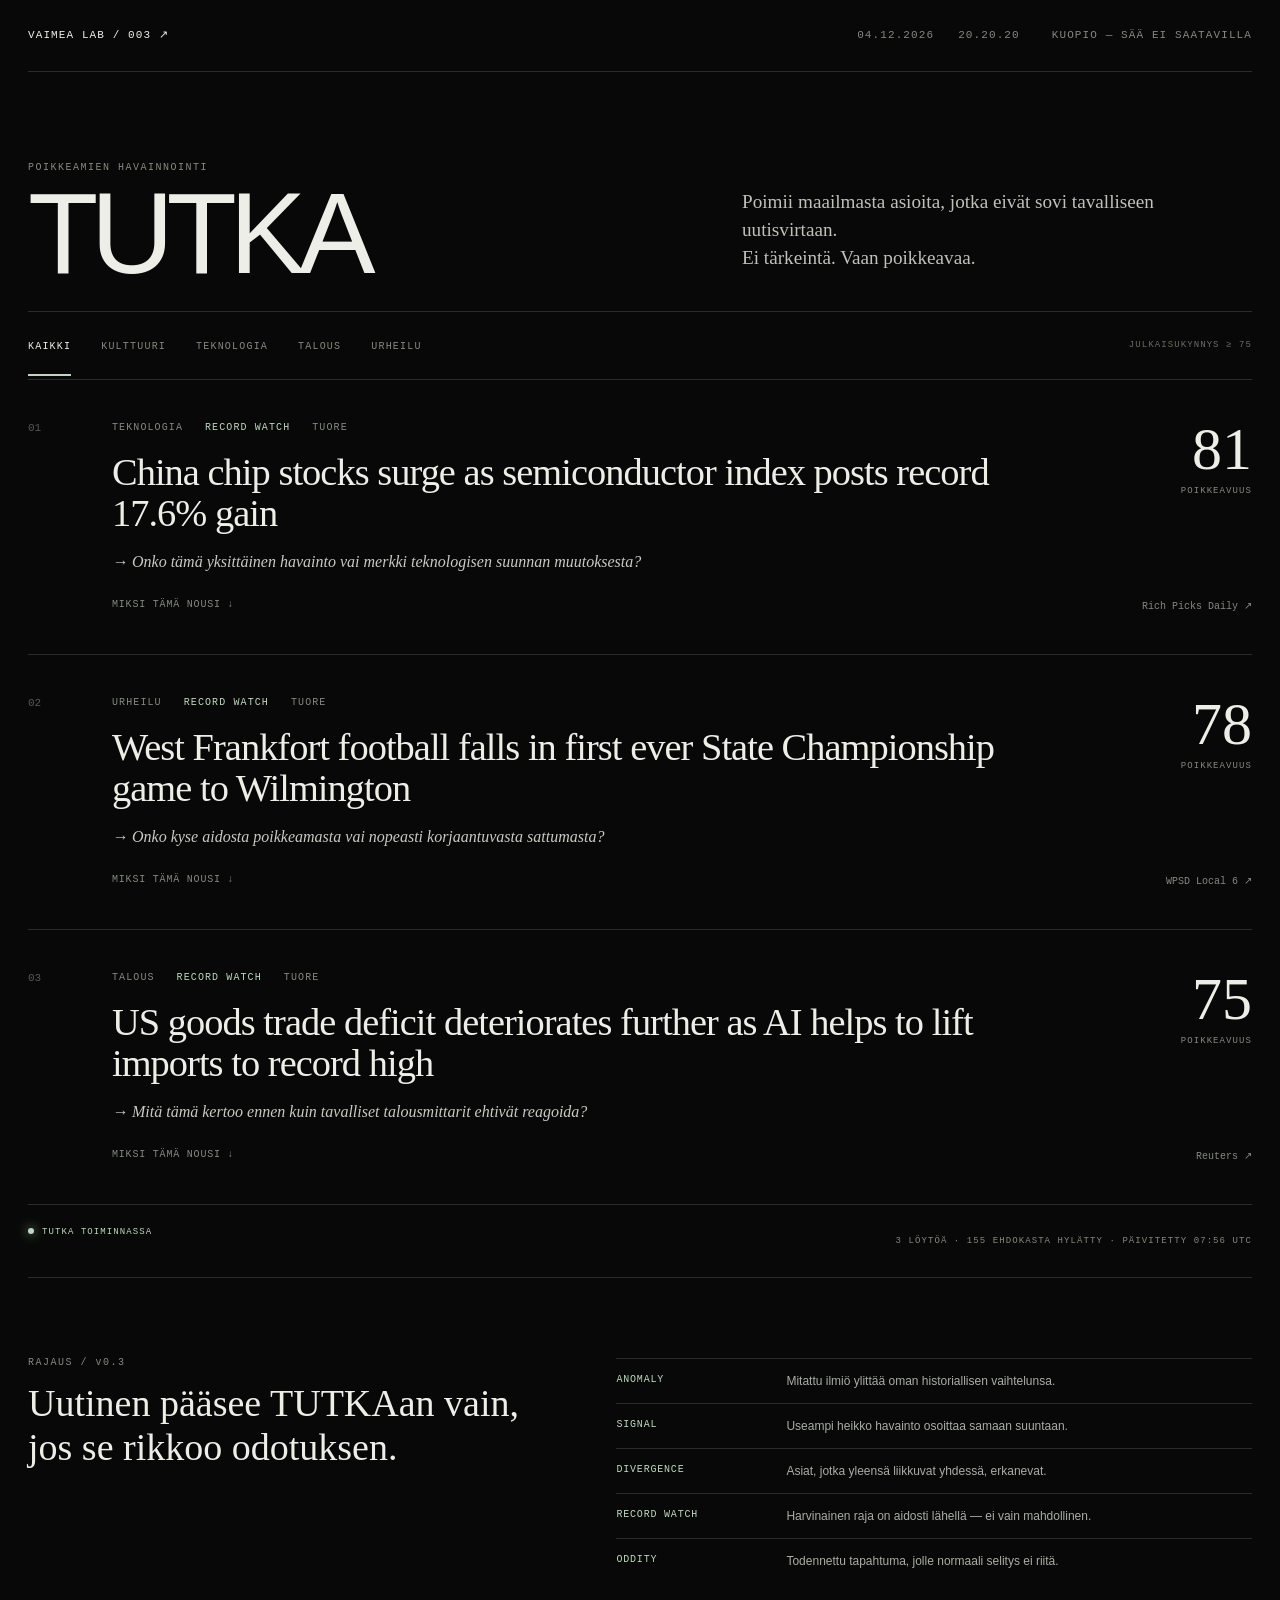
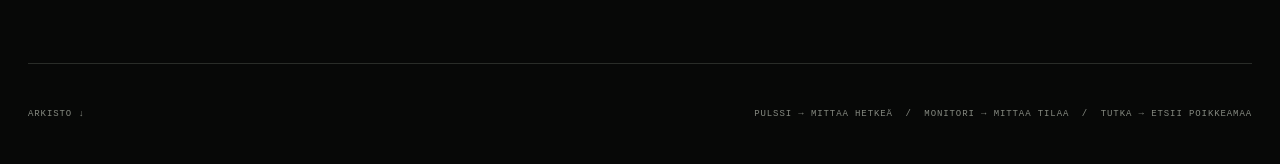
<file: index.html>
<!doctype html>
<html lang="fi"><head><meta charset="utf-8"><meta name="viewport" content="width=device-width,initial-scale=1"><meta name="description" content="TUTKA etsii maailmasta poikkeavia uutisia ja ilmiöitä."><title>TUTKA — VAIMEA LAB</title><link rel="stylesheet" href="assets/style.css?v=2"></head>
<body><main class="page-shell">
<header class="topbar"><a class="lab-link" href="https://toivooskarilaitinen-cloud.github.io/VAIMEA/lab/">VAIMEA LAB / 003 ↗</a><div class="clock"><span id="date">—</span><span id="time">—</span></div><div id="place" class="place">KUOPIO <span>—</span> SÄÄ —</div></header>
<section class="masthead"><div><p class="eyebrow">POIKKEAMIEN HAVAINNOINTI</p><h1>TUTKA</h1></div><p class="definition">Poimii maailmasta asioita, jotka eivät sovi tavalliseen uutisvirtaan.<br>Ei tärkeintä. Vaan poikkeavaa.</p></section>
<nav class="filters" aria-label="Rajaa löydöksiä"><button class="active" data-category="KAIKKI">KAIKKI</button><button data-category="KULTTUURI">KULTTUURI</button><button data-category="TEKNOLOGIA">TEKNOLOGIA</button><button data-category="TALOUS">TALOUS</button><button data-category="URHEILU">URHEILU</button><span class="threshold">JULKAISUKYNNYS ≥ 75</span></nav>
<section id="findings" class="findings" aria-live="polite"></section>
<section class="system-note"><div><span class="pulse-dot"></span>TUTKA TOIMINNASSA</div><p id="status">LADATAAN HAVAINTOJA</p></section>
<section class="method-grid" id="method"><div><p class="eyebrow">RAJAUS / v0.3</p><h2>Uutinen pääsee TUTKAan vain, jos se rikkoo odotuksen.</h2></div><div class="rules"><p><b>ANOMALY</b><span>Mitattu ilmiö ylittää oman historiallisen vaihtelunsa.</span></p><p><b>SIGNAL</b><span>Useampi heikko havainto osoittaa samaan suuntaan.</span></p><p><b>DIVERGENCE</b><span>Asiat, jotka yleensä liikkuvat yhdessä, erkanevat.</span></p><p><b>RECORD WATCH</b><span>Harvinainen raja on aidosti lähellä — ei vain mahdollinen.</span></p><p><b>ODDITY</b><span>Todennettu tapahtuma, jolle normaali selitys ei riitä.</span></p></div></section>
<footer><a href="archive.html">ARKISTO ↓</a><p>PULSSI → MITTAA HETKEÄ &nbsp;/&nbsp; MONITORI → MITTAA TILAA &nbsp;/&nbsp; TUTKA → ETSII POIKKEAMAA</p></footer>
</main><script src="assets/app.js?v=3"></script></body></html>
</file>
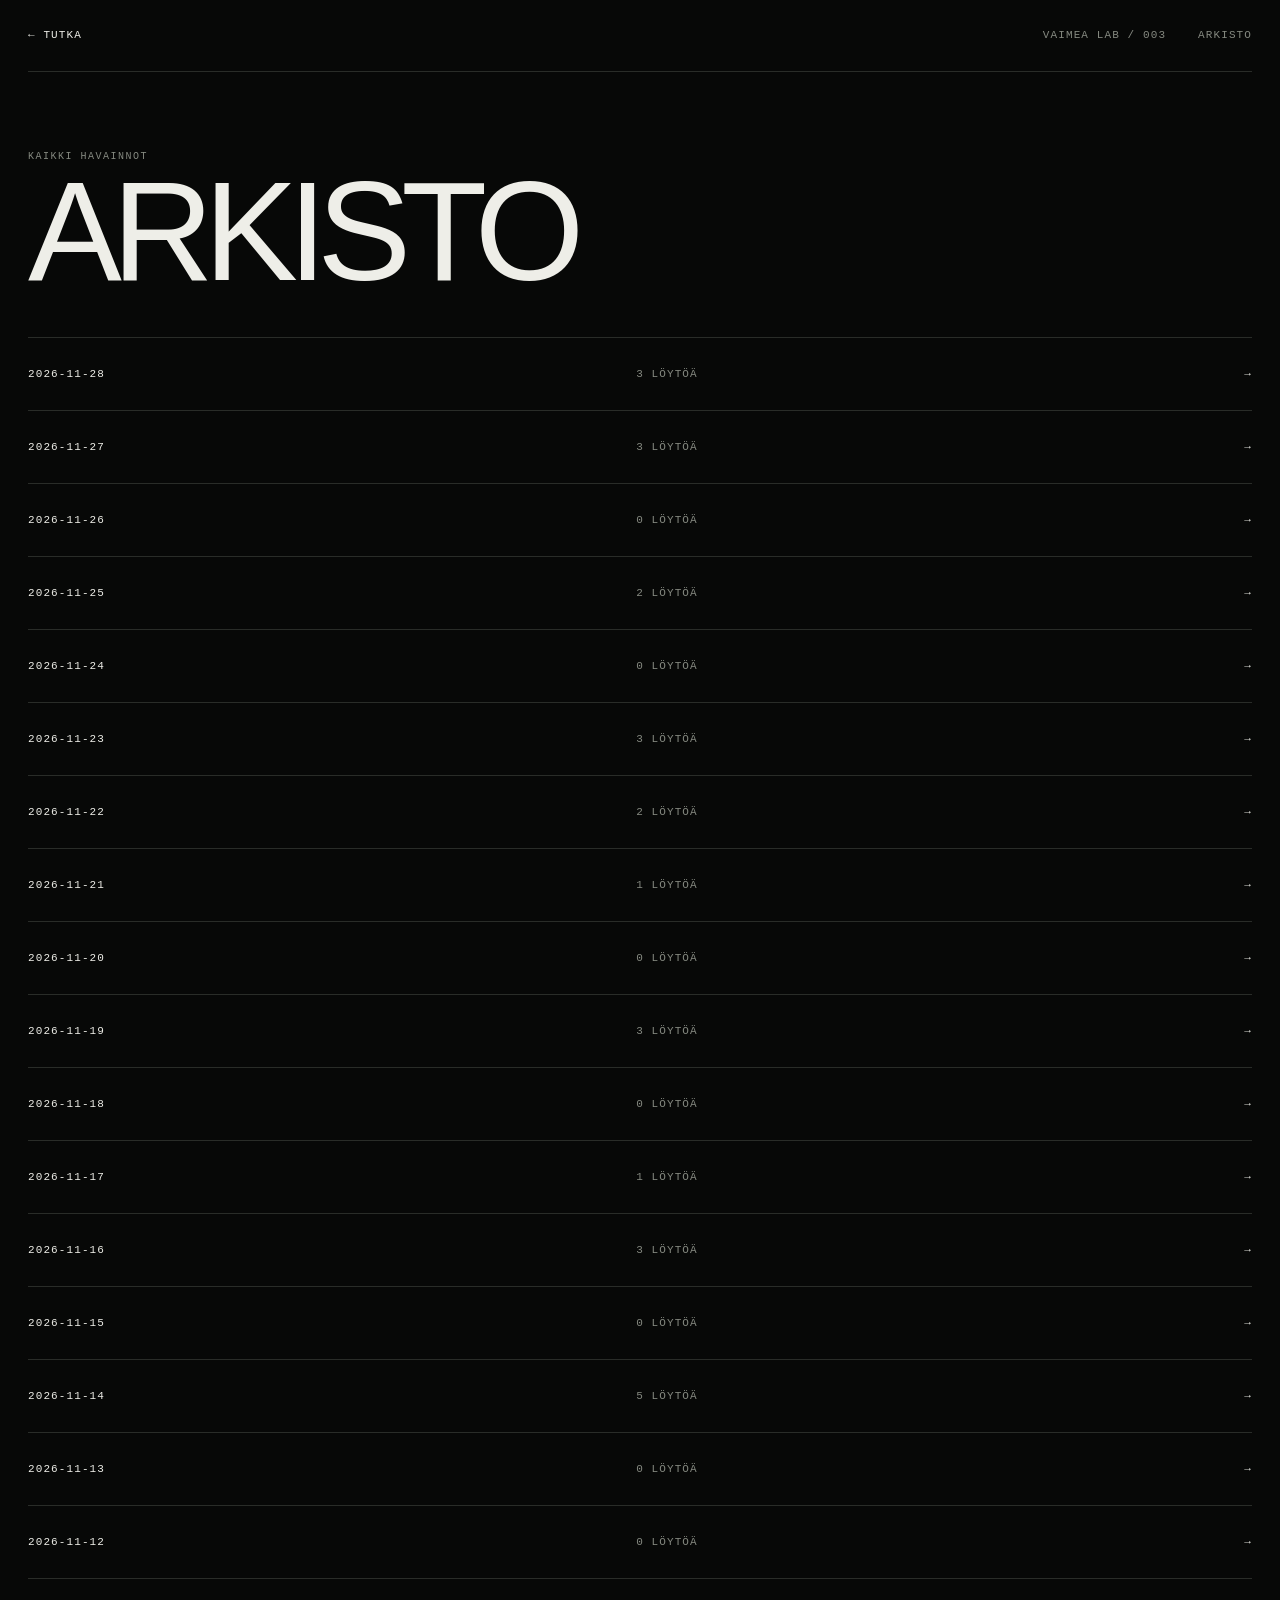
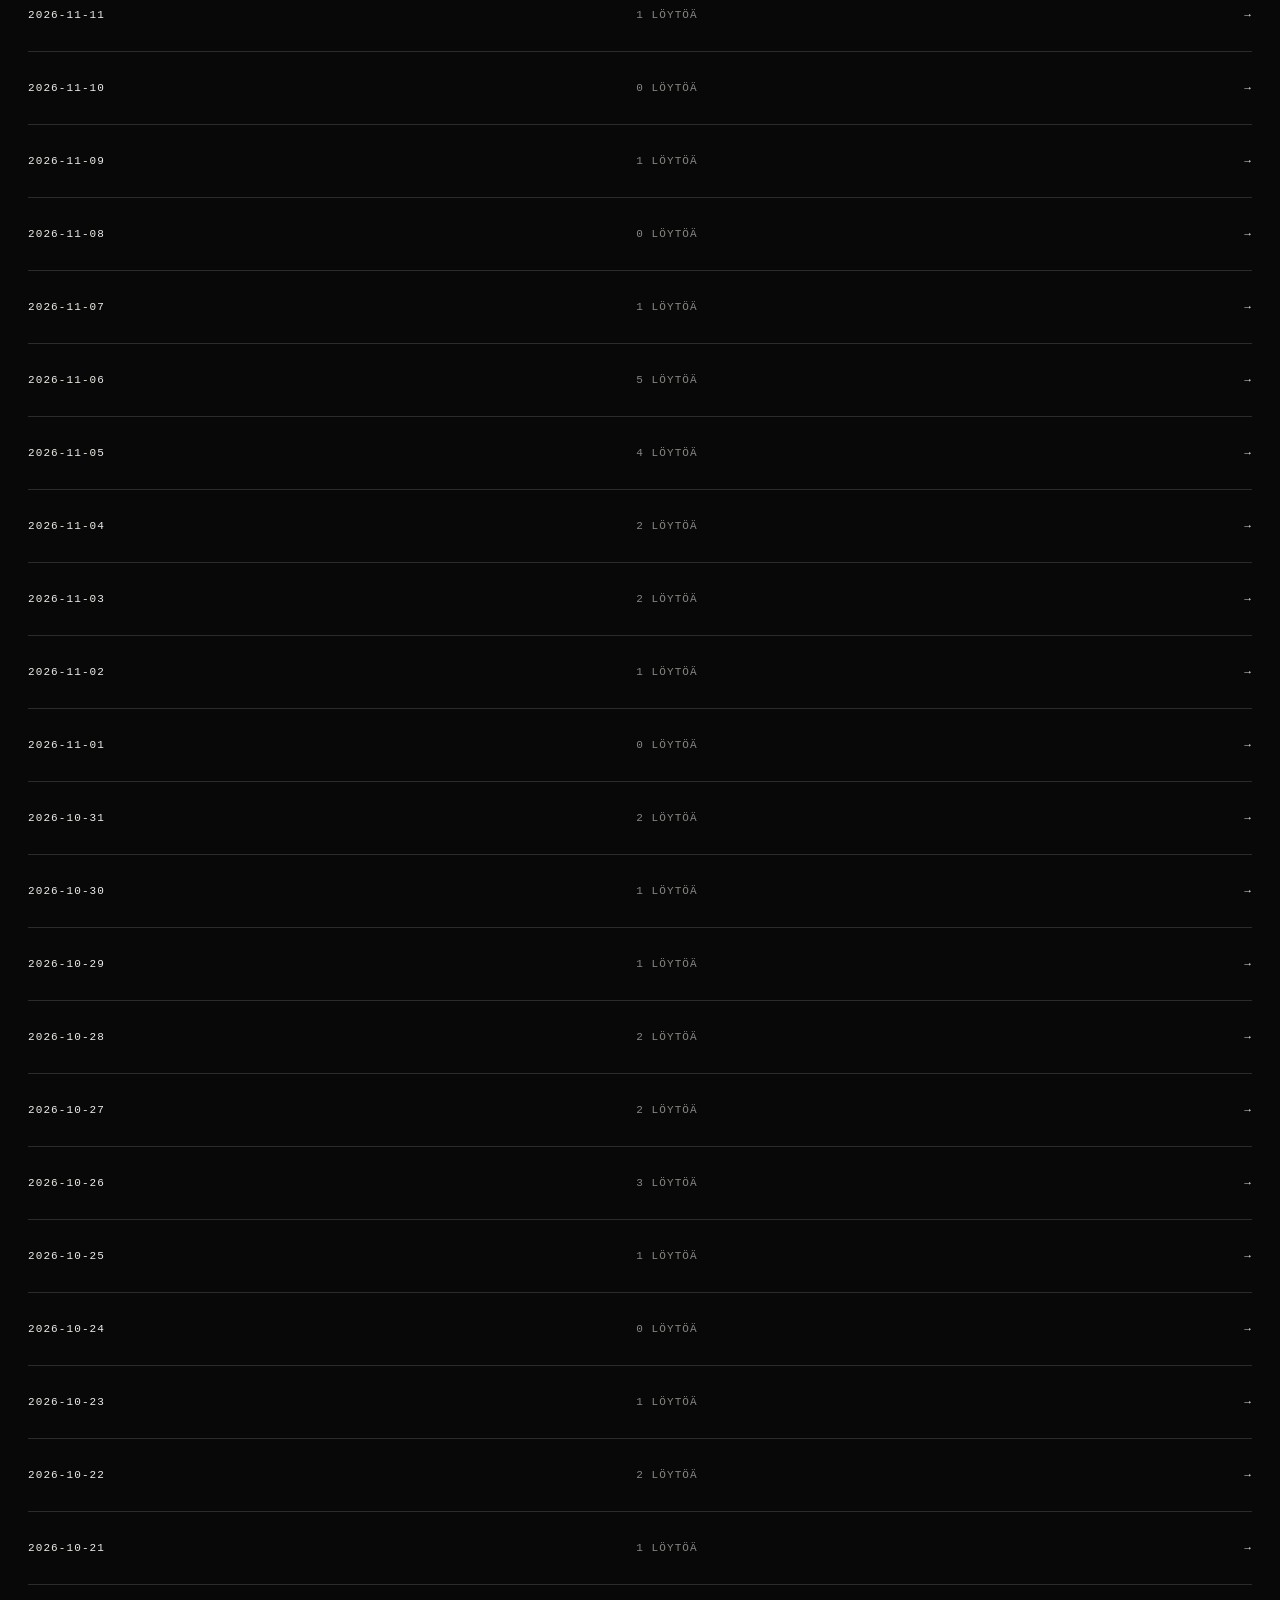
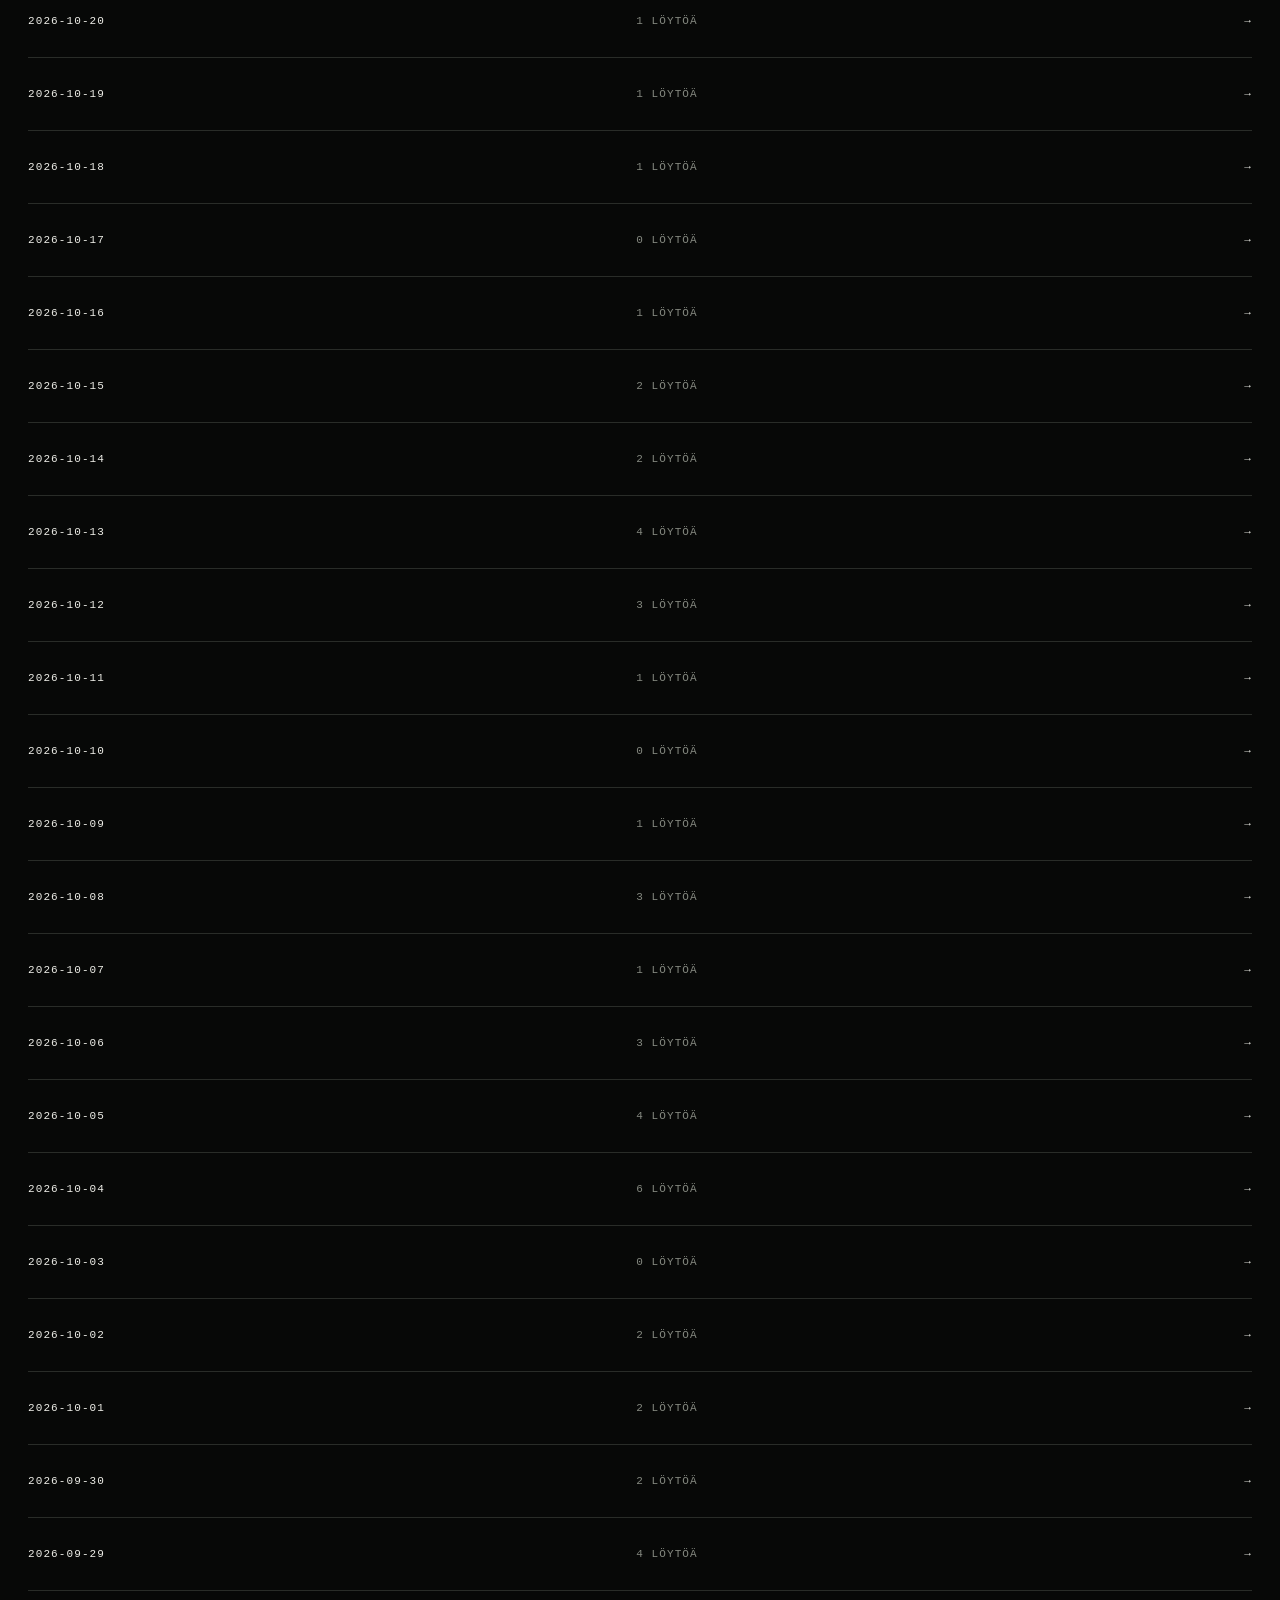
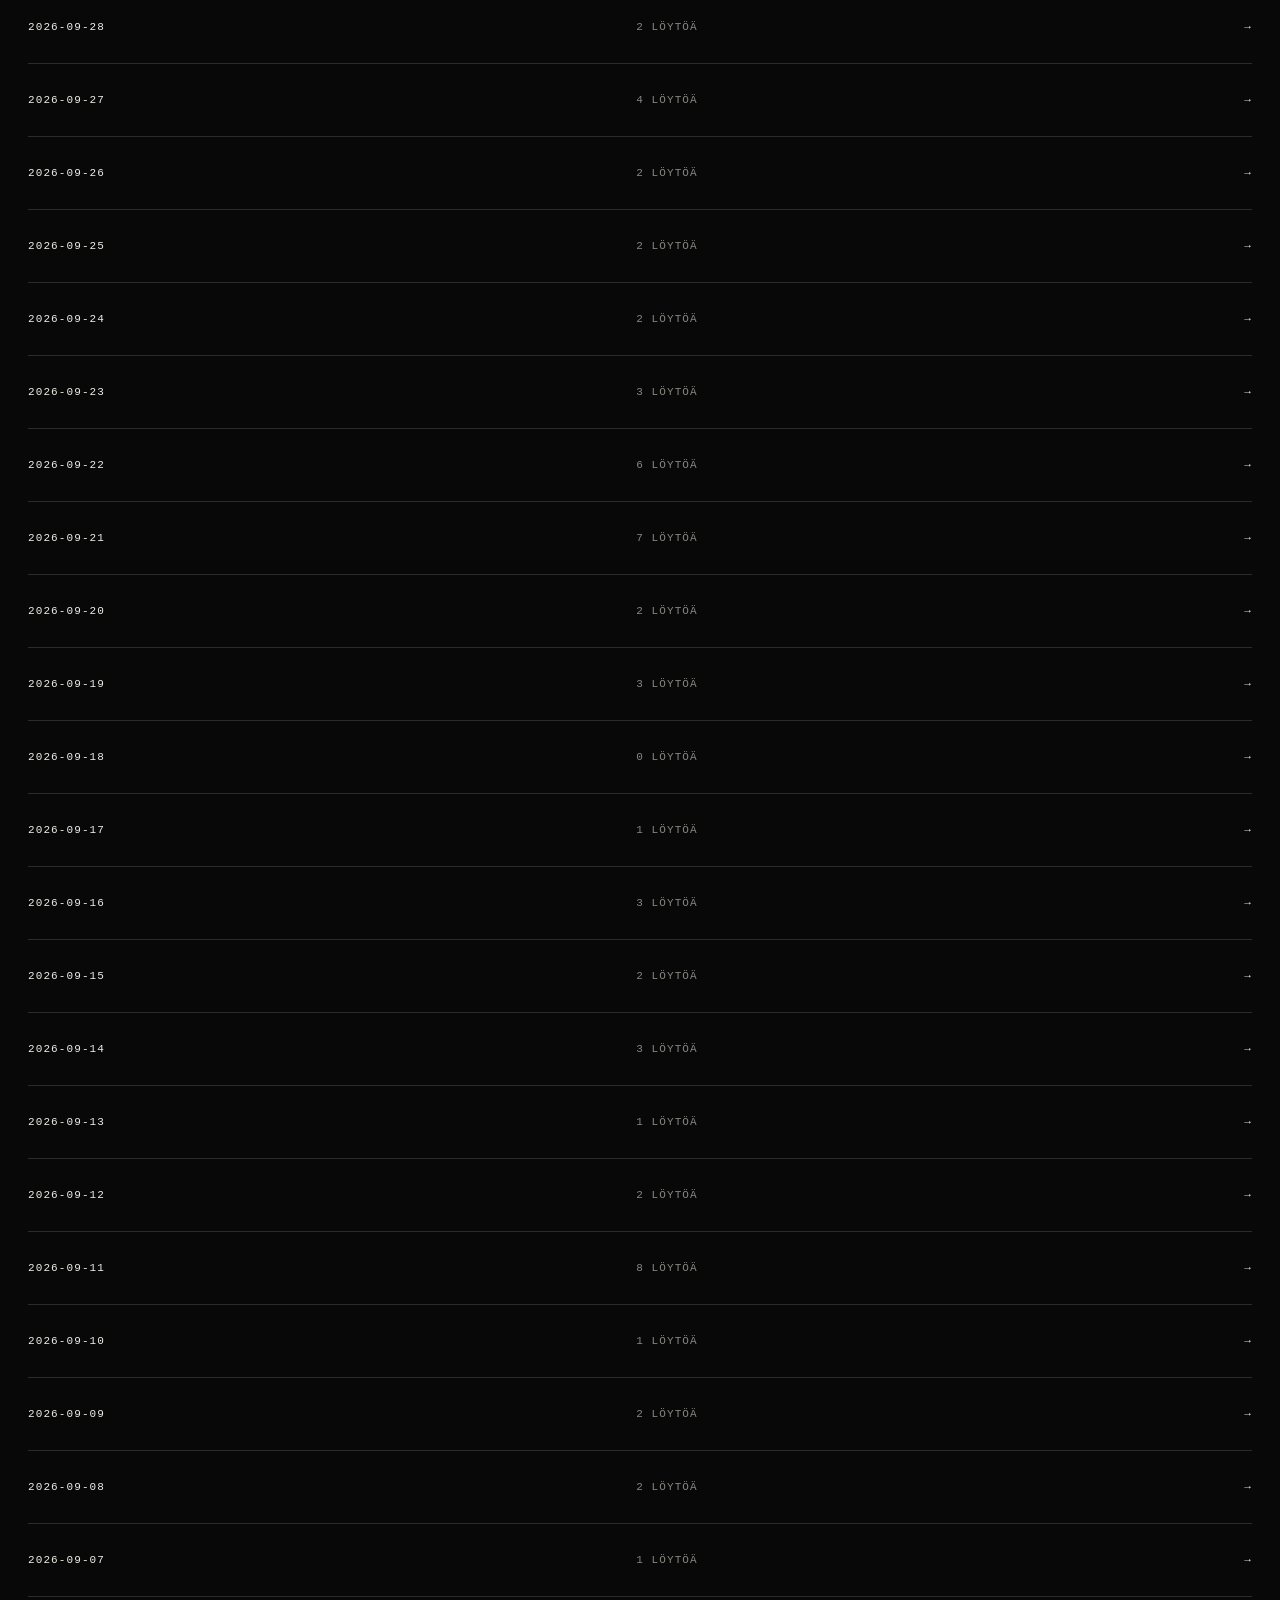
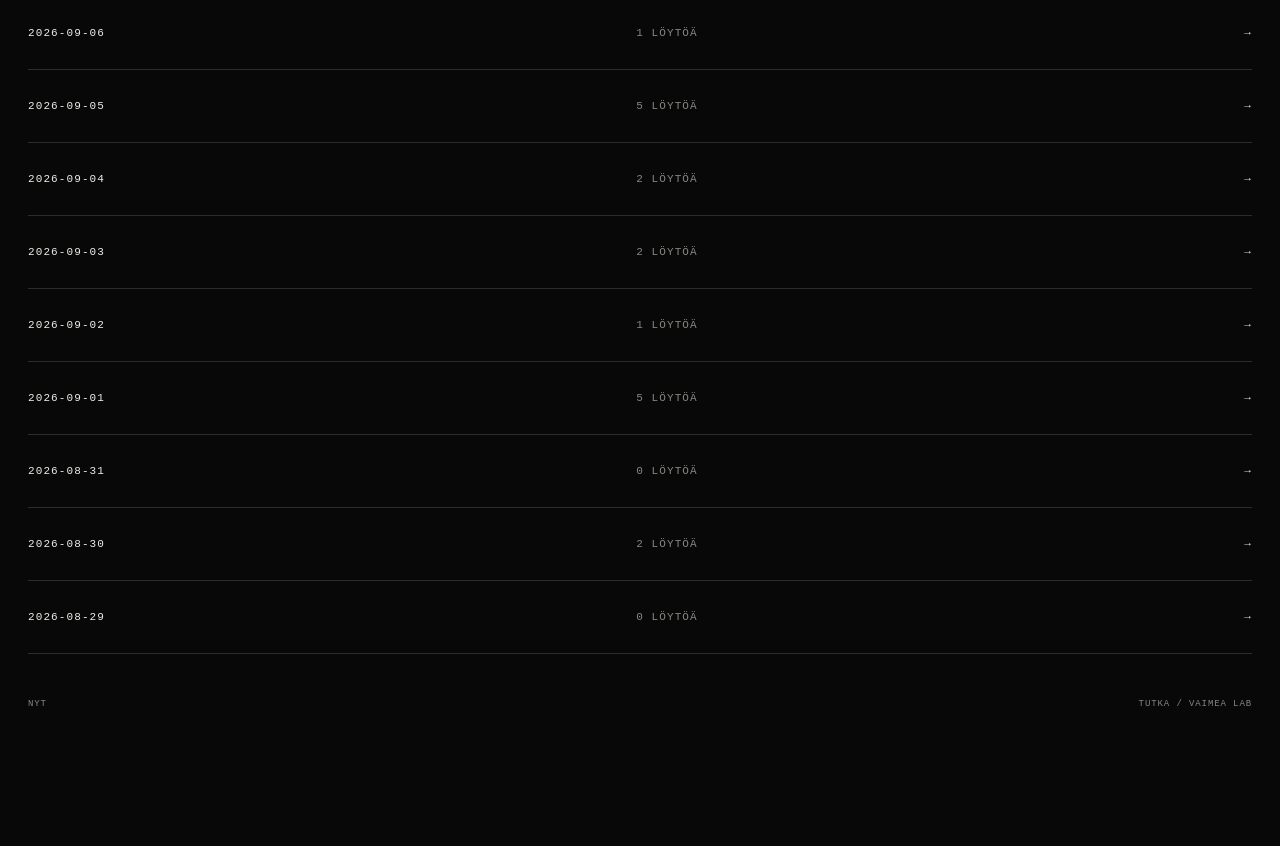
<file: archive.html>
<!doctype html><html lang="fi"><head><meta charset="utf-8"><meta name="viewport" content="width=device-width,initial-scale=1"><title>ARKISTO — TUTKA</title><link rel="stylesheet" href="assets/style.css"></head><body><main class="page-shell"><header class="topbar"><a class="lab-link" href="index.html">← TUTKA</a><div class="place">VAIMEA LAB / 003</div><div class="clock"><span>ARKISTO</span></div></header><section class="archive-head"><p class="eyebrow">KAIKKI HAVAINNOT</p><h1>ARKISTO</h1></section><section id="archive" class="archive-list"></section><footer><a href="index.html">NYT</a><p>TUTKA / VAIMEA LAB</p></footer></main><script>fetch('data/archive.json').then(r=>r.json()).then(rows=>archive.innerHTML=rows.map(x=>`<a href="data/${x.file}"><span>${x.date}</span><strong>${x.count} LÖYTÖÄ</strong><span>→</span></a>`).join('')||'<p class="empty">ARKISTO ON TYHJÄ</p>')</script></body></html>
</file>
<file: assets/style.css>
:root{--bg:#070807;--fg:#eeeee8;--muted:#858980;--line:#292c28;--signal:#bed7be;--serif:Georgia,'Times New Roman',serif}
*{box-sizing:border-box}html{background:var(--bg);color:var(--fg);scroll-behavior:smooth}body{margin:0;background:var(--bg);color:var(--fg);font-family:Arial,Helvetica,sans-serif;-webkit-font-smoothing:antialiased}button,a{color:inherit}button{font:inherit}.page-shell{width:min(calc(100% - 56px),1380px);margin:auto}
.topbar{min-height:72px;display:grid;grid-template-columns:1fr auto auto;align-items:center;gap:32px;border-bottom:1px solid var(--line);font:11px/1.2 monospace;letter-spacing:.1em}.lab-link{display:flex;align-items:center;gap:8px;text-decoration:none}.place{text-align:right;color:var(--muted);white-space:nowrap}.place span{margin-left:10px}.clock{display:flex;justify-content:flex-end;gap:24px;color:var(--muted)}
.masthead{min-height:240px;display:grid;grid-template-columns:1.4fr 1fr;align-items:end;padding:54px 0 32px;border-bottom:1px solid var(--line)}.eyebrow{margin:0 0 14px;color:var(--muted);font:10px/1 monospace;letter-spacing:.15em}.masthead h1{margin:0;font-size:clamp(58px,9vw,120px);font-weight:400;line-height:.8;letter-spacing:-.065em}.definition{max-width:540px;margin:0 0 7px;font-family:var(--serif);font-size:clamp(17px,1.5vw,23px);line-height:1.45;color:#bfc1ba}
.filters{min-height:68px;display:flex;align-items:center;gap:30px;border-bottom:1px solid var(--line);overflow:auto}.filters button{padding:26px 0 22px;border:0;border-bottom:2px solid transparent;background:none;color:var(--muted);font:10px/1 monospace;letter-spacing:.12em;cursor:pointer}.filters button.active{color:var(--fg);border-color:var(--signal)}.threshold{margin-left:auto;color:#696d66;font:9px/1 monospace;letter-spacing:.12em;white-space:nowrap}
.finding{display:grid;grid-template-columns:56px 1fr 150px;gap:28px;padding:42px 0;border-bottom:1px solid var(--line)}.finding-index{color:#555a53;font:11px monospace}.finding-meta{display:flex;gap:22px;color:var(--muted);font:10px monospace;letter-spacing:.11em}.finding-meta span:nth-child(2){color:var(--signal)}.finding h2{max-width:900px;margin:19px 0 15px;font-family:var(--serif);font-size:clamp(27px,3vw,45px);font-weight:400;line-height:1.08;letter-spacing:-.025em}.question{max-width:830px;margin:0;color:#c8cac3;font-family:var(--serif);font-size:16px;font-style:italic;line-height:1.5}.finding details{margin-top:24px;color:var(--muted);font:10px/1.4 monospace;letter-spacing:.08em}.finding summary{cursor:pointer;list-style:none}.finding details p{max-width:680px;margin:12px 0 0;letter-spacing:0;font:13px/1.6 Arial,Helvetica,sans-serif}.finding-score{display:flex;flex-direction:column;align-items:flex-end}.finding-score strong{font-family:var(--serif);font-size:60px;font-weight:400;line-height:.9}.finding-score>span{margin-top:10px;color:var(--muted);font:9px monospace;letter-spacing:.12em}.finding-score a{margin-top:auto;color:var(--muted);font:10px monospace;text-decoration:none}
.empty{min-height:220px;display:flex;align-items:center;color:var(--muted);font:10px monospace;letter-spacing:.12em;border-bottom:1px solid var(--line)}.system-note{display:flex;justify-content:space-between;padding:22px 0;color:var(--muted);border-bottom:1px solid var(--line);font:9px monospace;letter-spacing:.12em}.system-note div{color:var(--signal)}.pulse-dot{display:inline-block;width:6px;height:6px;margin-right:8px;border-radius:50%;background:var(--signal);box-shadow:0 0 12px var(--signal)}
.method-grid{display:grid;grid-template-columns:1fr 1.25fr;gap:80px;padding:80px 0;border-bottom:1px solid var(--line)}.method-grid h2{max-width:540px;margin:0;font-family:var(--serif);font-size:38px;font-weight:400;line-height:1.15}.rules p{display:grid;grid-template-columns:150px 1fr;gap:20px;margin:0;padding:15px 0;border-top:1px solid var(--line);font-size:12px}.rules b{color:var(--signal);font:10px monospace;letter-spacing:.08em}.rules span{color:#aaada6}
footer{min-height:100px;display:flex;align-items:center;justify-content:space-between;color:var(--muted);font:9px monospace;letter-spacing:.1em}footer>a{text-decoration:none}.archive-head{padding:80px 0 48px;border-bottom:1px solid var(--line)}.archive-head h1{margin:0;font-size:clamp(64px,11vw,150px);font-weight:400;line-height:.8;letter-spacing:-.07em}.archive-list a{display:grid;grid-template-columns:1fr 1fr auto;gap:20px;padding:30px 0;border-bottom:1px solid var(--line);text-decoration:none;font:11px monospace;letter-spacing:.1em}.archive-list strong{font-weight:400;color:var(--muted)}
@media(max-width:800px){.page-shell{width:min(calc(100% - 28px),1380px)}.topbar{grid-template-columns:1fr 1fr}.place{display:none}.masthead{min-height:210px;grid-template-columns:1fr;gap:34px;padding-top:48px}.masthead h1{font-size:22vw}.definition{font-size:16px}.filters{gap:22px}.threshold{display:none}.finding{grid-template-columns:28px 1fr;gap:12px;padding:32px 0}.finding-score{grid-column:2;flex-direction:row;align-items:baseline;gap:10px}.finding-score strong{font-size:38px}.finding-score a{margin-left:auto}.finding-meta{gap:12px;flex-wrap:wrap}.finding h2{font-size:29px}.method-grid{grid-template-columns:1fr;gap:45px;padding:60px 0}.method-grid h2{font-size:32px}.rules p{grid-template-columns:120px 1fr}.system-note p{display:none}footer{align-items:flex-start;flex-direction:column;justify-content:center;gap:18px;line-height:1.6}.clock{gap:10px}}
</file>
